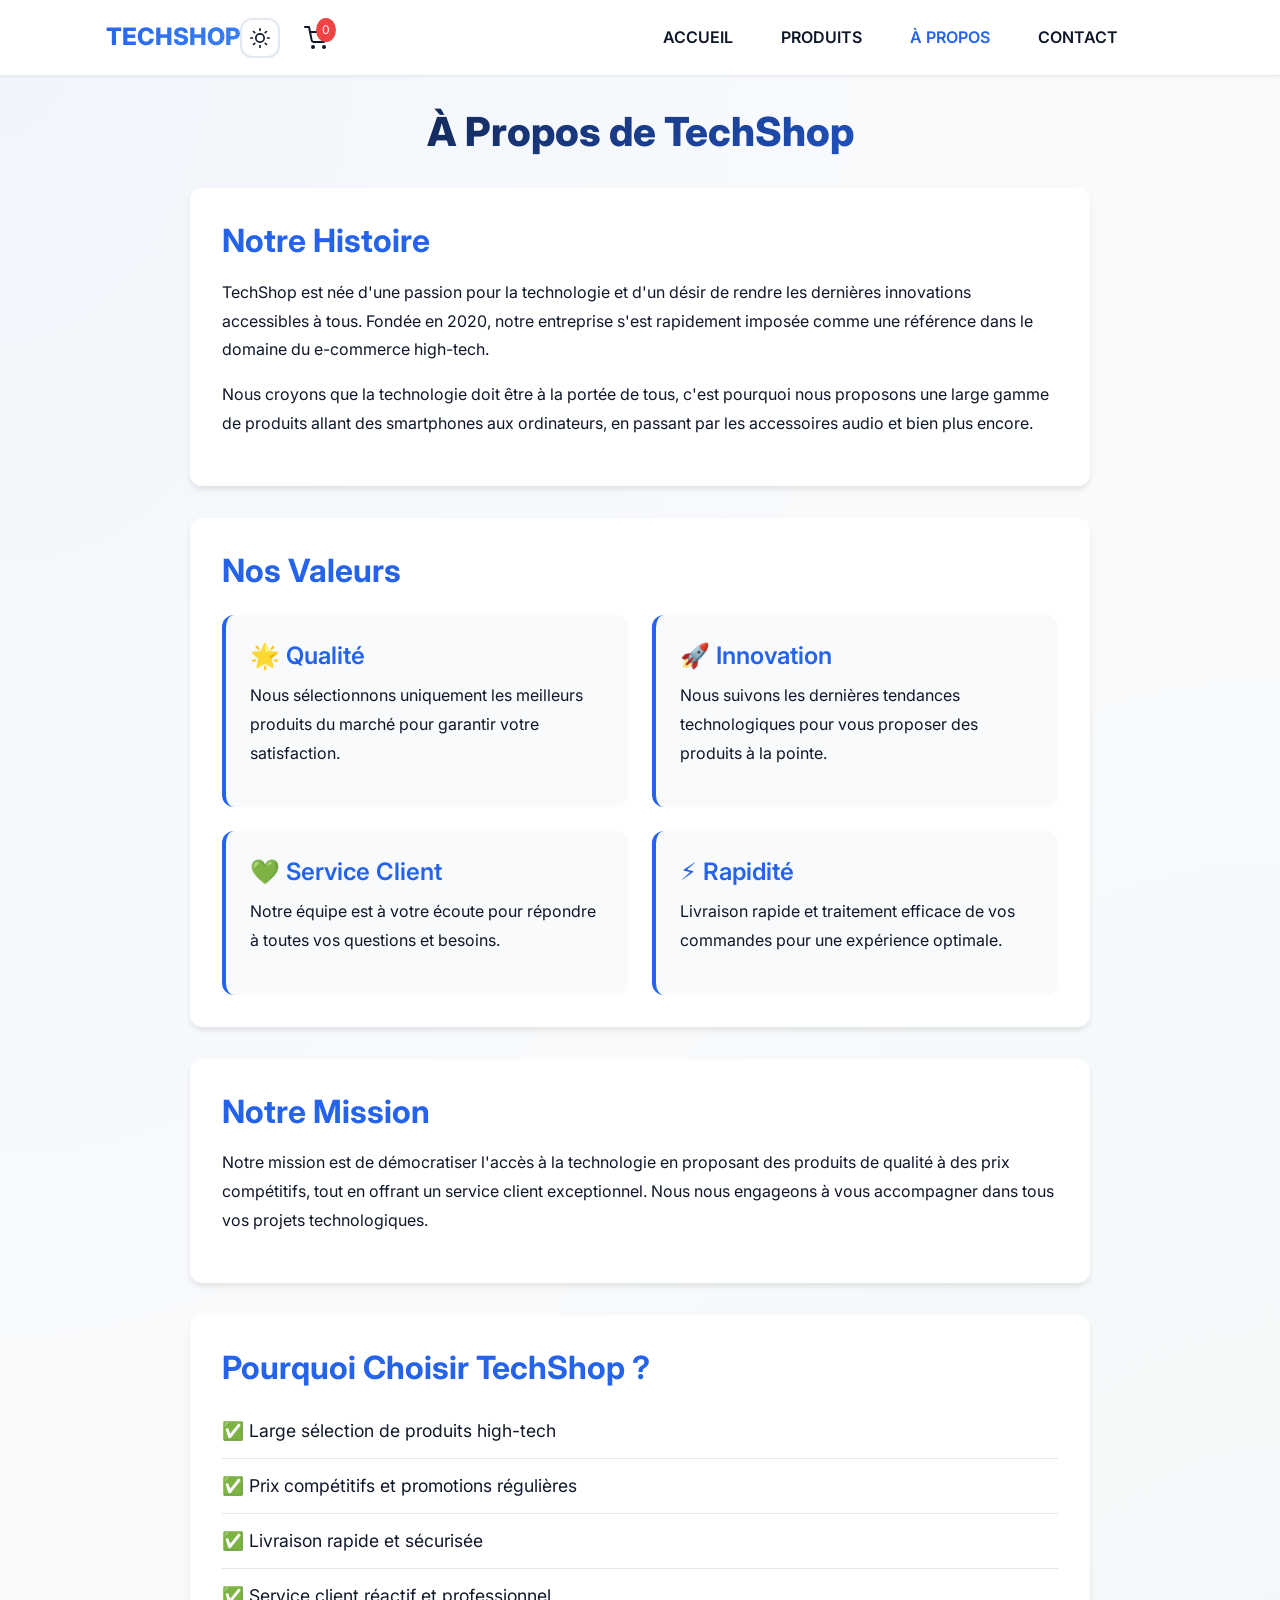
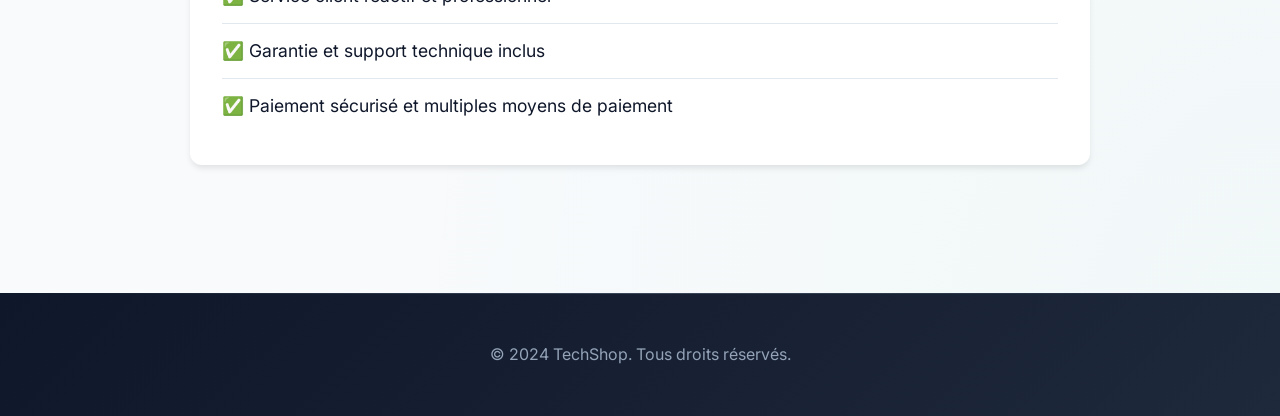
<file: html/apropos.html>
<!DOCTYPE html>
<html lang="fr">
<head>
    <meta charset="UTF-8">
    <meta name="viewport" content="width=device-width, initial-scale=1.0">
    <meta name="description" content="Découvrez TechShop - Notre mission, nos valeurs et pourquoi choisir notre boutique high-tech. Service client exceptionnel et produits de qualité.">
    <meta name="keywords" content="à propos techshop, notre histoire, mission, valeurs">
    <title>À Propos - TechShop | Notre Histoire</title>
    <link rel="stylesheet" href="/css/style.css">
    <link href="https://fonts.googleapis.com/css2?family=Inter:wght@400;600;800&display=swap" rel="stylesheet">
</head>
<body>
    <header>
        <div class="header-container">
            <a href="/html/index.html" class="logo">TECHSHOP</a>
            <div style="display: flex; align-items: center; gap: 1rem;">
                <button class="dark-mode-toggle" id="darkModeToggle" aria-label="Mode sombre">
                    <svg xmlns="http://www.w3.org/2000/svg" viewBox="0 0 24 24" fill="none" stroke="currentColor" stroke-width="2" stroke-linecap="round" stroke-linejoin="round" class="dark-icon">
                        <circle cx="12" cy="12" r="5"></circle>
                        <line x1="12" y1="1" x2="12" y2="3"></line>
                        <line x1="12" y1="21" x2="12" y2="23"></line>
                        <line x1="4.22" y1="4.22" x2="5.64" y2="5.64"></line>
                        <line x1="18.36" y1="18.36" x2="19.78" y2="19.78"></line>
                        <line x1="1" y1="12" x2="3" y2="12"></line>
                        <line x1="21" y1="12" x2="23" y2="12"></line>
                        <line x1="4.22" y1="19.78" x2="5.64" y2="18.36"></line>
                        <line x1="18.36" y1="5.64" x2="19.78" y2="4.22"></line>
                    </svg>
                    <svg xmlns="http://www.w3.org/2000/svg" viewBox="0 0 24 24" fill="none" stroke="currentColor" stroke-width="2" stroke-linecap="round" stroke-linejoin="round" class="light-icon" style="display: none;">
                        <path d="M21 12.79A9 9 0 1 1 11.21 3 7 7 0 0 0 21 12.79z"></path>
                    </svg>
                </button>
                <a href="#" class="cart-icon" id="cartIcon">
                    <svg xmlns="http://www.w3.org/2000/svg" viewBox="0 0 24 24" fill="none" stroke="currentColor" stroke-width="2" stroke-linecap="round" stroke-linejoin="round">
                        <circle cx="9" cy="21" r="1"></circle>
                        <circle cx="20" cy="21" r="1"></circle>
                        <path d="M1 1h4l2.68 13.39a2 2 0 0 0 2 1.61h9.72a2 2 0 0 0 2-1.61L23 6H6"></path>
                    </svg>
                    <span class="cart-count">0</span>
                </a>
                <div class="mobile-toggle">☰</div>
            </div>
            <nav class="main-nav">
                <a href="/html/index.html">ACCUEIL</a>
                <a href="/html/produits.html">PRODUITS</a>
                <a href="/html/apropos.html" style="color: var(--primary);">À PROPOS</a>
                <a href="/html/contact.html">CONTACT</a>
            </nav>
        </div>
    </header>

    <main class="container">
        <h1 style="text-align: center; margin-bottom: 2rem;">À Propos de TechShop</h1>
        
        <section class="about-section">
            <div class="about-content">
                <h2>Notre Histoire</h2>
                <p>
                    TechShop est née d'une passion pour la technologie et d'un désir de rendre les dernières innovations accessibles à tous. 
                    Fondée en 2020, notre entreprise s'est rapidement imposée comme une référence dans le domaine du e-commerce high-tech.
                </p>
                <p>
                    Nous croyons que la technologie doit être à la portée de tous, c'est pourquoi nous proposons une large gamme de produits 
                    allant des smartphones aux ordinateurs, en passant par les accessoires audio et bien plus encore.
                </p>
            </div>

            <div class="about-content">
                <h2>Nos Valeurs</h2>
                <div class="values-grid">
                    <div class="value-card">
                        <h3>🌟 Qualité</h3>
                        <p>Nous sélectionnons uniquement les meilleurs produits du marché pour garantir votre satisfaction.</p>
                    </div>
                    <div class="value-card">
                        <h3>🚀 Innovation</h3>
                        <p>Nous suivons les dernières tendances technologiques pour vous proposer des produits à la pointe.</p>
                    </div>
                    <div class="value-card">
                        <h3>💚 Service Client</h3>
                        <p>Notre équipe est à votre écoute pour répondre à toutes vos questions et besoins.</p>
                    </div>
                    <div class="value-card">
                        <h3>⚡ Rapidité</h3>
                        <p>Livraison rapide et traitement efficace de vos commandes pour une expérience optimale.</p>
                    </div>
                </div>
            </div>

            <div class="about-content">
                <h2>Notre Mission</h2>
                <p>
                    Notre mission est de démocratiser l'accès à la technologie en proposant des produits de qualité à des prix compétitifs, 
                    tout en offrant un service client exceptionnel. Nous nous engageons à vous accompagner dans tous vos projets technologiques.
                </p>
            </div>

            <div class="about-content">
                <h2>Pourquoi Choisir TechShop ?</h2>
                <ul class="features-list">
                    <li>✅ Large sélection de produits high-tech</li>
                    <li>✅ Prix compétitifs et promotions régulières</li>
                    <li>✅ Livraison rapide et sécurisée</li>
                    <li>✅ Service client réactif et professionnel</li>
                    <li>✅ Garantie et support technique inclus</li>
                    <li>✅ Paiement sécurisé et multiples moyens de paiement</li>
                </ul>
            </div>
        </section>
    </main>

    <footer>
        <p>© 2024 TechShop. Tous droits réservés.</p>
    </footer>
    
    <!-- Panneau Panier (Sidebar) -->
    <div id="cartSidebar" class="cart-sidebar">
        <div class="cart-sidebar-header">
            <h2>Mon Panier</h2>
            <button class="cart-close" id="cartClose" aria-label="Fermer le panier">×</button>
        </div>
        <div class="cart-sidebar-content" id="cartContent">
            <!-- Le contenu sera généré par JavaScript -->
        </div>
        <div class="cart-sidebar-footer">
            <div class="cart-total">
                <strong>Total: <span id="cartTotal">0 €</span></strong>
            </div>
            <button class="btn-cta" id="cartCheckout" style="width: 100%; margin-top: 1rem;">Valider la commande</button>
            <button class="cart-clear" id="cartClear">Vider le panier</button>
        </div>
    </div>
    <div class="cart-overlay" id="cartOverlay"></div>

    <!-- Bouton retour en haut -->
    <button id="scrollToTop" class="scroll-to-top" aria-label="Retour en haut">
        <svg xmlns="http://www.w3.org/2000/svg" viewBox="0 0 24 24" fill="none" stroke="currentColor" stroke-width="2" stroke-linecap="round" stroke-linejoin="round">
            <path d="M18 15l-6-6-6 6"/>
        </svg>
    </button>
    
    <script src="/js/script.js"></script>
</body>
</html>
</file>
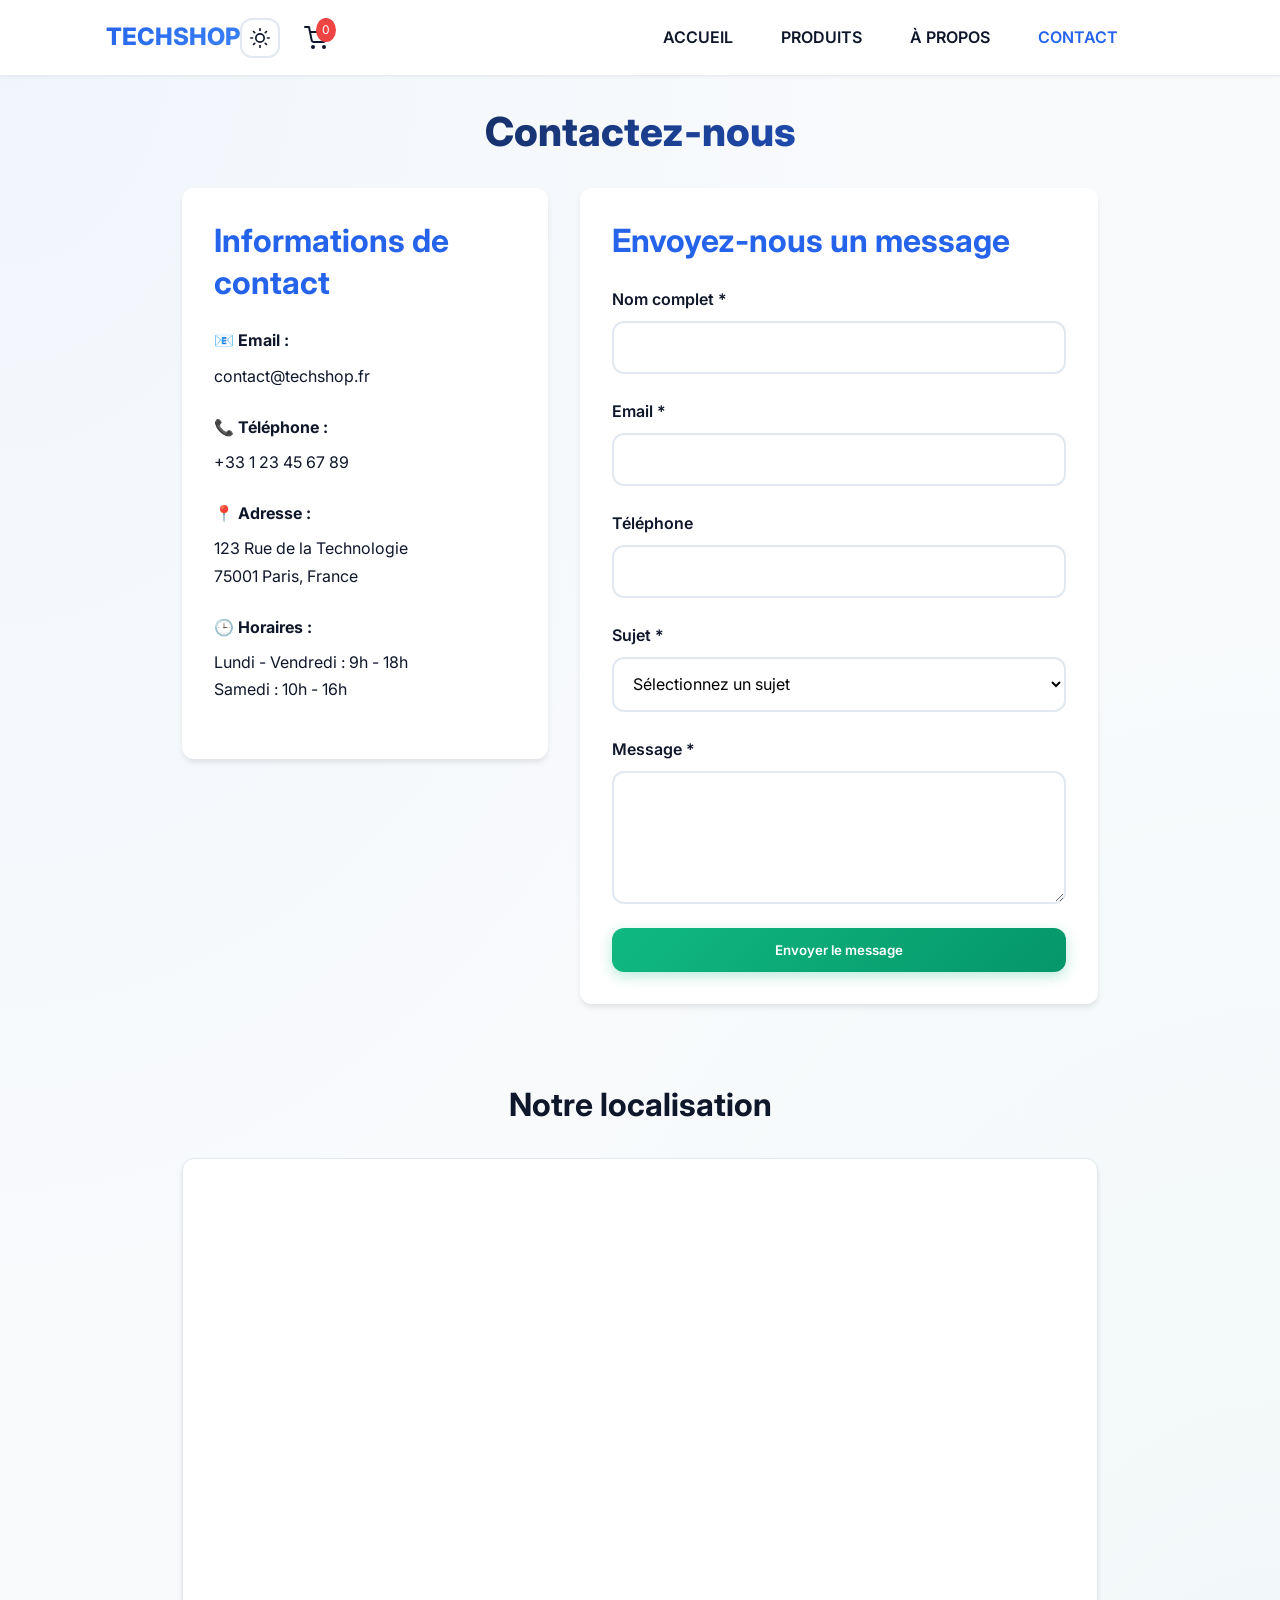
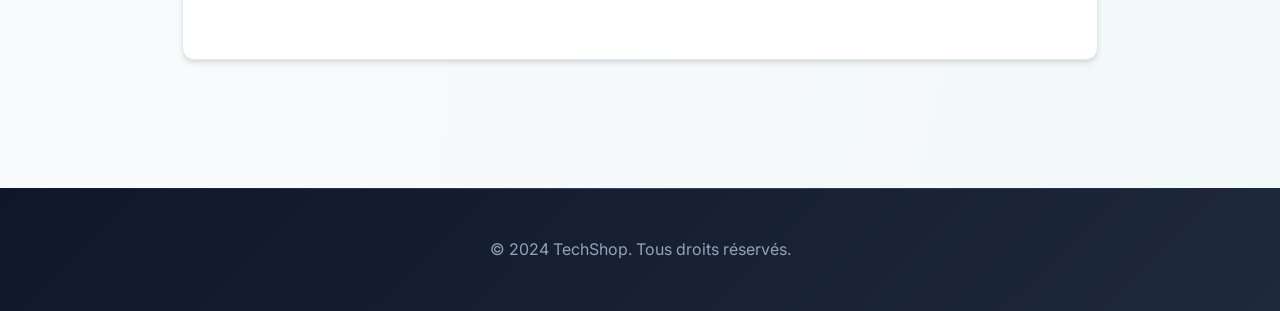
<file: html/contact.html>
<!DOCTYPE html>
<html lang="fr">
<head>
    <meta charset="UTF-8">
    <meta name="viewport" content="width=device-width, initial-scale=1.0">
    <meta name="description" content="Contactez TechShop - Notre équipe est à votre disposition pour répondre à vos questions. Formulaire de contact et informations de localisation.">
    <meta name="keywords" content="contact techshop, support client, service client, localisation">
    <title>Contact - TechShop | Nous Contacter</title>
    <link rel="stylesheet" href="/css/style.css">
    <link href="https://fonts.googleapis.com/css2?family=Inter:wght@400;600;800&display=swap" rel="stylesheet">
</head>
<body>
    <header>
        <div class="header-container">
            <a href="/html/index.html" class="logo">TECHSHOP</a>
            <div style="display: flex; align-items: center; gap: 1rem;">
                <button class="dark-mode-toggle" id="darkModeToggle" aria-label="Mode sombre">
                    <svg xmlns="http://www.w3.org/2000/svg" viewBox="0 0 24 24" fill="none" stroke="currentColor" stroke-width="2" stroke-linecap="round" stroke-linejoin="round" class="dark-icon">
                        <circle cx="12" cy="12" r="5"></circle>
                        <line x1="12" y1="1" x2="12" y2="3"></line>
                        <line x1="12" y1="21" x2="12" y2="23"></line>
                        <line x1="4.22" y1="4.22" x2="5.64" y2="5.64"></line>
                        <line x1="18.36" y1="18.36" x2="19.78" y2="19.78"></line>
                        <line x1="1" y1="12" x2="3" y2="12"></line>
                        <line x1="21" y1="12" x2="23" y2="12"></line>
                        <line x1="4.22" y1="19.78" x2="5.64" y2="18.36"></line>
                        <line x1="18.36" y1="5.64" x2="19.78" y2="4.22"></line>
                    </svg>
                    <svg xmlns="http://www.w3.org/2000/svg" viewBox="0 0 24 24" fill="none" stroke="currentColor" stroke-width="2" stroke-linecap="round" stroke-linejoin="round" class="light-icon" style="display: none;">
                        <path d="M21 12.79A9 9 0 1 1 11.21 3 7 7 0 0 0 21 12.79z"></path>
                    </svg>
                </button>
                <a href="#" class="cart-icon" id="cartIcon">
                    <svg xmlns="http://www.w3.org/2000/svg" viewBox="0 0 24 24" fill="none" stroke="currentColor" stroke-width="2" stroke-linecap="round" stroke-linejoin="round">
                        <circle cx="9" cy="21" r="1"></circle>
                        <circle cx="20" cy="21" r="1"></circle>
                        <path d="M1 1h4l2.68 13.39a2 2 0 0 0 2 1.61h9.72a2 2 0 0 0 2-1.61L23 6H6"></path>
                    </svg>
                    <span class="cart-count">0</span>
                </a>
                <div class="mobile-toggle">☰</div>
            </div>
            <nav class="main-nav">
                <a href="/html/index.html">ACCUEIL</a>
                <a href="/html/produits.html">PRODUITS</a>
                <a href="/html/apropos.html">À PROPOS</a>
                <a href="/html/contact.html" style="color: var(--primary);">CONTACT</a>
            </nav>
        </div>
    </header>

    <main class="container">
        <h1 style="text-align: center; margin-bottom: 2rem;">Contactez-nous</h1>
        
        <div class="contact-container">
            <section class="contact-info">
                <h2>Informations de contact</h2>
                <div class="info-item">
                    <strong>📧 Email :</strong>
                    <p>contact@techshop.fr</p>
                </div>
                <div class="info-item">
                    <strong>📞 Téléphone :</strong>
                    <p>+33 1 23 45 67 89</p>
                </div>
                <div class="info-item">
                    <strong>📍 Adresse :</strong>
                    <p>123 Rue de la Technologie<br>75001 Paris, France</p>
                </div>
                <div class="info-item">
                    <strong>🕒 Horaires :</strong>
                    <p>Lundi - Vendredi : 9h - 18h<br>Samedi : 10h - 16h</p>
                </div>
            </section>

            <section class="contact-form-section">
                <h2>Envoyez-nous un message</h2>
                <form id="contactForm" class="contact-form">
                    <div class="form-group">
                        <label for="name">Nom complet *</label>
                        <input type="text" id="name" name="name" required>
                        <span class="error-message" id="nameError"></span>
                    </div>
                    
                    <div class="form-group">
                        <label for="email">Email *</label>
                        <input type="email" id="email" name="email" required>
                        <span class="error-message" id="emailError"></span>
                    </div>
                    
                    <div class="form-group">
                        <label for="phone">Téléphone</label>
                        <input type="tel" id="phone" name="phone">
                        <span class="error-message" id="phoneError"></span>
                    </div>
                    
                    <div class="form-group">
                        <label for="subject">Sujet *</label>
                        <select id="subject" name="subject" required>
                            <option value="">Sélectionnez un sujet</option>
                            <option value="question">Question produit</option>
                            <option value="commande">Suivi de commande</option>
                            <option value="retour">Retour produit</option>
                            <option value="autre">Autre</option>
                        </select>
                        <span class="error-message" id="subjectError"></span>
                    </div>
                    
                    <div class="form-group">
                        <label for="message">Message *</label>
                        <textarea id="message" name="message" rows="5" required></textarea>
                        <span class="error-message" id="messageError"></span>
                    </div>
                    
                    <button type="submit" class="btn-cta" style="width: 100%;">Envoyer le message</button>
                    <div id="contactMessage" class="form-message"></div>
                </form>
            </section>
        </div>

        <!-- Section Carte Google Maps -->
        <section class="map-section">
            <h2 style="text-align: center; margin-bottom: 2rem;">Notre localisation</h2>
            <div class="map-container">
                <iframe 
                    src="https://www.google.com/maps/embed?pb=!1m18!1m12!1m3!1d2624.6270600753634!2d2.3412!3d48.8606!2m3!1f0!2f0!3f0!3m2!1i1024!2i768!4f13.1!3m3!1m2!1s0x47e66e1f06e2b70f%3A0x40b82c3688c9460!2s1er%20Arrondissement%2C%2075001%20Paris!5e0!3m2!1sfr!2sfr!4v1700000000000!5m2!1sfr!2sfr" 
                    width="100%" 
                    height="450" 
                    style="border:0;" 
                    allowfullscreen="" 
                    loading="lazy" 
                    referrerpolicy="no-referrer-when-downgrade"
                    title="Localisation TechShop - 123 Rue de la Technologie, 75001 Paris">
                </iframe>
            </div>
        </section>
    </main>

    <footer>
        <p>© 2024 TechShop. Tous droits réservés.</p>
    </footer>
    
    <!-- Panneau Panier (Sidebar) -->
    <div id="cartSidebar" class="cart-sidebar">
        <div class="cart-sidebar-header">
            <h2>Mon Panier</h2>
            <button class="cart-close" id="cartClose" aria-label="Fermer le panier">×</button>
        </div>
        <div class="cart-sidebar-content" id="cartContent">
            <!-- Le contenu sera généré par JavaScript -->
        </div>
        <div class="cart-sidebar-footer">
            <div class="cart-total">
                <strong>Total: <span id="cartTotal">0 €</span></strong>
            </div>
            <button class="btn-cta" id="cartCheckout" style="width: 100%; margin-top: 1rem;">Valider la commande</button>
            <button class="cart-clear" id="cartClear">Vider le panier</button>
        </div>
    </div>
    <div class="cart-overlay" id="cartOverlay"></div>

    <!-- Bouton retour en haut -->
    <button id="scrollToTop" class="scroll-to-top" aria-label="Retour en haut">
        <svg xmlns="http://www.w3.org/2000/svg" viewBox="0 0 24 24" fill="none" stroke="currentColor" stroke-width="2" stroke-linecap="round" stroke-linejoin="round">
            <path d="M18 15l-6-6-6 6"/>
        </svg>
    </button>
    
    <script src="/js/script.js"></script>
</body>
</html>
</file>
<file: css/style.css>
/* =========================================
   1. VARIABLES & RESET (Base pour tous)
   ========================================= */
:root {
    --primary: #2563EB;       /* Bleu TechShop */
    --primary-dark: #1e40af;
    --primary-light: #3b82f6;
    --secondary: #0F172A;     /* Bleu Nuit (Textes) */
    --accent: #10B981;        /* Vert (Action) */
    --accent-hover: #059669;
    --bg-light: #F8FAFC;      /* Fond Gris très clair */
    --bg-gradient: linear-gradient(135deg, #667eea 0%, #764ba2 100%);
    --white: #FFFFFF;
    --danger: #EF4444;        /* Rouge Promo/Erreur */
    --radius: 12px;
    --radius-lg: 16px;
    --shadow: 0 4px 6px -1px rgba(0, 0, 0, 0.1);
    --shadow-md: 0 10px 15px -3px rgba(0, 0, 0, 0.1), 0 4px 6px -2px rgba(0, 0, 0, 0.05);
    --shadow-lg: 0 20px 25px -5px rgba(0, 0, 0, 0.1), 0 10px 10px -5px rgba(0, 0, 0, 0.04);
    --shadow-xl: 0 25px 50px -12px rgba(0, 0, 0, 0.25);
}

* { margin: 0; padding: 0; box-sizing: border-box; }

body {
    font-family: 'Inter', system-ui, sans-serif;
    background-color: var(--bg-light);
    background-image: 
        radial-gradient(at 0% 0%, rgba(37, 99, 235, 0.03) 0px, transparent 50%),
        radial-gradient(at 100% 100%, rgba(16, 185, 129, 0.03) 0px, transparent 50%);
    color: var(--secondary);
    line-height: 1.7;
    display: flex;
    flex-direction: column;
    min-height: 100vh;
    scroll-behavior: smooth;
}

img { max-width: 100%; height: auto; display: block; }
a { text-decoration: none; color: inherit; transition: 0.3s; }
ul { list-style: none; }
main { flex: 1; }

/* --- TYPOGRAPHIE --- */
h1 {
    font-size: 2.5rem;
    font-weight: 800;
    line-height: 1.2;
    margin-bottom: 1.5rem;
    background: linear-gradient(135deg, var(--secondary) 0%, var(--primary) 100%);
    -webkit-background-clip: text;
    -webkit-text-fill-color: transparent;
    background-clip: text;
}

h2 {
    font-size: 2rem;
    font-weight: 700;
    line-height: 1.3;
    margin-bottom: 1rem;
    color: var(--secondary);
}

h3 {
    font-size: 1.5rem;
    font-weight: 600;
    line-height: 1.4;
    margin-bottom: 0.75rem;
    color: var(--secondary);
}

@media (max-width: 768px) {
    h1 { font-size: 2rem; }
    h2 { font-size: 1.75rem; }
    h3 { font-size: 1.25rem; }
}

/* =========================================
   2. VERSION MOBILE (Par défaut)
   ========================================= */

/* --- HEADER --- */
header {
    background: rgba(255, 255, 255, 0.95);
    backdrop-filter: blur(10px);
    border-bottom: 1px solid rgba(226, 232, 240, 0.8);
    position: sticky;
    top: 0;
    z-index: 1000;
    box-shadow: 0 1px 3px 0 rgba(0, 0, 0, 0.05);
}

.header-container {
    padding: 1rem;
    display: flex;
    justify-content: space-between;
    align-items: center;
    position: relative;
}

.logo { 
    font-size: 1.5rem; 
    font-weight: 800; 
    color: var(--primary);
    background: linear-gradient(135deg, var(--primary) 0%, var(--primary-light) 100%);
    -webkit-background-clip: text;
    -webkit-text-fill-color: transparent;
    background-clip: text;
    transition: transform 0.3s ease;
}
.logo:hover {
    transform: scale(1.05);
}

/* Menu Mobile (Caché par défaut) */
.main-nav {
    display: none;
    position: absolute;
    top: 100%;
    left: 0; 
    right: 0;
    background: var(--white);
    flex-direction: column;
    padding: 1rem;
    box-shadow: 0 10px 15px -3px rgba(0, 0, 0, 0.1);
    border-top: 1px solid #eee;
}

.main-nav.open { display: flex; } /* Activé par JS */

.main-nav a {
    padding: 1rem 0;
    border-bottom: 1px solid #f1f5f9;
    font-weight: 600;
}

.mobile-toggle { font-size: 1.8rem; cursor: pointer; }

/* --- HERO & SECTIONS --- */
.hero {
    background: linear-gradient(135deg, var(--primary) 0%, var(--primary-dark) 50%, #1e3a8a 100%);
    color: var(--white);
    padding: 0;
    text-align: center;
    position: relative;
    overflow: hidden;
}

.hero::before {
    content: '';
    position: absolute;
    top: 0;
    left: 0;
    right: 0;
    bottom: 0;
    background: 
        radial-gradient(circle at 20% 50%, rgba(255, 255, 255, 0.1) 0%, transparent 50%),
        radial-gradient(circle at 80% 80%, rgba(255, 255, 255, 0.1) 0%, transparent 50%);
    pointer-events: none;
}

.hero h1 { font-size: 2rem; margin-bottom: 1rem; line-height: 1.2; }
.hero p { margin-bottom: 2rem; color: #e0e7ff; }

.btn-cta {
    background: linear-gradient(135deg, var(--accent) 0%, var(--accent-hover) 100%);
    color: white;
    padding: 0.9rem 2rem;
    border-radius: var(--radius);
    font-weight: 600;
    display: inline-block;
    box-shadow: 0 4px 14px 0 rgba(16, 185, 129, 0.3);
    transition: all 0.3s cubic-bezier(0.4, 0, 0.2, 1);
    position: relative;
    overflow: hidden;
}

.btn-cta::before {
    content: '';
    position: absolute;
    top: 0;
    left: -100%;
    width: 100%;
    height: 100%;
    background: linear-gradient(90deg, transparent, rgba(255, 255, 255, 0.2), transparent);
    transition: left 0.5s;
}

.btn-cta:hover::before {
    left: 100%;
}

/* --- GRILLES & CARTES --- */
.container { padding: 2rem 1rem; max-width: 100%; }

.grid-responsive {
    display: grid;
    grid-template-columns: 1fr; /* 1 colonne sur mobile */
    gap: 1.5rem;
}

.card {
    background: var(--white);
    border-radius: var(--radius-lg);
    box-shadow: var(--shadow-md);
    overflow: hidden;
    border: 1px solid rgba(226, 232, 240, 0.8);
    display: flex;
    flex-direction: column;
    transition: all 0.4s cubic-bezier(0.4, 0, 0.2, 1);
    position: relative;
    backdrop-filter: blur(10px);
}

.card-img {
    height: 220px;
    background: linear-gradient(135deg, #f1f5f9 0%, #e2e8f0 50%, #cbd5e1 100%);
    display: flex;
    align-items: center;
    justify-content: center;
    overflow: hidden;
    position: relative;
    transition: height 0.4s ease;
}

.card-img::before {
    content: '';
    position: absolute;
    top: 0;
    left: 0;
    right: 0;
    bottom: 0;
    background: linear-gradient(180deg, rgba(0, 0, 0, 0) 0%, rgba(0, 0, 0, 0.05) 100%);
    z-index: 1;
    opacity: 0;
    transition: opacity 0.3s ease;
}

.card:hover .card-img::before {
    opacity: 1;
}

.card-img img {
    width: 100%;
    height: 100%;
    object-fit: cover;
    transition: transform 0.5s ease, filter 0.3s ease;
}

.card-body { 
    padding: 1.75rem; 
    flex-grow: 1; 
    display: flex; 
    flex-direction: column; 
    background: var(--white);
    transition: all 0.4s ease;
    gap: 0.75rem;
}

.card:hover .card-body {
    background: linear-gradient(to bottom, #ffffff 0%, #f8fafc 100%);
}
.price { 
    color: var(--primary); 
    font-size: 1.6rem; 
    font-weight: 800; 
    margin: 0.5rem 0;
    background: linear-gradient(135deg, var(--primary) 0%, var(--primary-light) 100%);
    -webkit-background-clip: text;
    -webkit-text-fill-color: transparent;
    background-clip: text;
}
.badge { background: var(--danger); color: white; padding: 2px 8px; border-radius: 4px; font-size: 0.8rem; width: fit-content;}

/* --- RECHERCHE --- */
.search-section {
    margin-bottom: 2rem;
    max-width: 600px;
    margin-left: auto;
    margin-right: auto;
}

.search-input {
    width: 100%;
    padding: 1rem 1.5rem;
    border: 2px solid #e2e8f0;
    border-radius: var(--radius-lg);
    font-size: 1rem;
    font-family: inherit;
    transition: all 0.3s cubic-bezier(0.4, 0, 0.2, 1);
    background: var(--white);
    box-shadow: var(--shadow);
}

.search-input:focus {
    outline: none;
    border-color: var(--primary);
    box-shadow: 0 0 0 3px rgba(37, 99, 235, 0.1), var(--shadow-md);
    transform: translateY(-2px);
}

.search-input:hover {
    border-color: #cbd5e1;
}

/* --- TRI --- */
.sort-section {
    display: flex;
    align-items: center;
    gap: 1rem;
    justify-content: center;
    margin-bottom: 2rem;
    flex-wrap: wrap;
}

.sort-label {
    font-weight: 600;
    color: var(--secondary);
}

.sort-select {
    padding: 0.7rem 1.5rem;
    border: 2px solid #e2e8f0;
    border-radius: var(--radius);
    background: var(--white);
    color: var(--secondary);
    font-family: inherit;
    font-weight: 600;
    cursor: pointer;
    transition: all 0.3s cubic-bezier(0.4, 0, 0.2, 1);
}

.sort-select:hover {
    border-color: var(--primary);
    box-shadow: 0 2px 8px rgba(37, 99, 235, 0.15);
}

.sort-select:focus {
    outline: none;
    border-color: var(--primary);
    box-shadow: 0 0 0 3px rgba(37, 99, 235, 0.1);
}

/* --- FILTRES --- */
.filter-section {
    display: flex;
    flex-wrap: wrap;
    gap: 0.5rem;
    justify-content: center;
    margin-bottom: 2rem;
}

.filter-btn {
    padding: 0.7rem 1.5rem;
    border: 2px solid var(--primary);
    background: var(--white);
    color: var(--primary);
    border-radius: var(--radius-lg);
    font-weight: 600;
    cursor: pointer;
    transition: all 0.3s cubic-bezier(0.4, 0, 0.2, 1);
    position: relative;
    overflow: hidden;
}

.filter-btn::before {
    content: '';
    position: absolute;
    top: 50%;
    left: 50%;
    width: 0;
    height: 0;
    border-radius: 50%;
    background: rgba(37, 99, 235, 0.1);
    transform: translate(-50%, -50%);
    transition: width 0.6s, height 0.6s;
}

.filter-btn:hover::before {
    width: 300px;
    height: 300px;
}

.filter-btn:hover {
    background: #eff6ff;
    transform: translateY(-2px);
    box-shadow: 0 4px 12px rgba(37, 99, 235, 0.2);
}

.filter-btn.active {
    background: linear-gradient(135deg, var(--primary) 0%, var(--primary-light) 100%);
    color: var(--white);
    border-color: var(--primary);
    box-shadow: 0 4px 14px rgba(37, 99, 235, 0.3);
}

/* --- CART ICON --- */
.cart-icon {
    margin-right: 1rem;
    font-size: 1.5rem;
    position: relative;
    padding: 0.5rem;
    display: inline-flex;
    align-items: center;
    gap: 0.5rem;
}

.cart-icon svg {
    width: 24px;
    height: 24px;
    stroke: currentColor;
    fill: none;
}

/* --- MODE SOMBRE --- */
.dark-mode-toggle {
    background: none;
    border: 2px solid #e2e8f0;
    border-radius: var(--radius);
    width: 40px;
    height: 40px;
    display: flex;
    align-items: center;
    justify-content: center;
    cursor: pointer;
    transition: all 0.3s cubic-bezier(0.4, 0, 0.2, 1);
    color: var(--secondary);
}

.dark-mode-toggle:hover {
    background: #f1f5f9;
    border-color: var(--primary);
    transform: rotate(20deg) scale(1.1);
}

.dark-mode-toggle svg {
    width: 20px;
    height: 20px;
    stroke: currentColor;
}

/* Variables pour le mode sombre */
[data-theme="dark"] {
    --bg-light: #0f172a;
    --white: #1e293b;
    --secondary: #f1f5f9;
    --primary-dark: #3b82f6;
}

[data-theme="dark"] body {
    background-color: #0f172a;
    background-image: 
        radial-gradient(at 0% 0%, rgba(37, 99, 235, 0.1) 0px, transparent 50%),
        radial-gradient(at 100% 100%, rgba(16, 185, 129, 0.1) 0px, transparent 50%);
    color: #f1f5f9;
}

[data-theme="dark"] header {
    background: rgba(30, 41, 59, 0.95);
    border-bottom: 1px solid rgba(226, 232, 240, 0.1);
}

[data-theme="dark"] .card,
[data-theme="dark"] .contact-info,
[data-theme="dark"] .contact-form-section,
[data-theme="dark"] .checkout-summary,
[data-theme="dark"] .checkout-form-section,
[data-theme="dark"] .newsletter-section {
    background: #1e293b;
    border-color: rgba(226, 232, 240, 0.1);
}

[data-theme="dark"] .cart-sidebar {
    background: rgba(30, 41, 59, 0.98);
    border-left: 1px solid rgba(226, 232, 240, 0.1);
}

[data-theme="dark"] .form-group input,
[data-theme="dark"] .form-group select,
[data-theme="dark"] .form-group textarea,
[data-theme="dark"] .search-input,
[data-theme="dark"] .sort-select {
    background: #334155;
    border-color: rgba(226, 232, 240, 0.2);
    color: #f1f5f9;
}

[data-theme="dark"] .filter-btn {
    background: #334155;
    border-color: rgba(226, 232, 240, 0.2);
    color: #f1f5f9;
}

[data-theme="dark"] .filter-btn:hover {
    background: #475569;
}

[data-theme="dark"] .dark-mode-toggle {
    border-color: rgba(226, 232, 240, 0.3);
}

[data-theme="dark"] .dark-mode-toggle .dark-icon {
    display: none;
}

[data-theme="dark"] .dark-mode-toggle .light-icon {
    display: block !important;
}

.dark-mode-toggle .light-icon {
    display: none;
}

/* --- WISHLIST --- */
.wishlist-btn {
    background: none;
    border: none;
    font-size: 1.5rem;
    cursor: pointer;
    padding: 0.5rem;
    transition: all 0.3s ease;
    line-height: 1;
}

.wishlist-btn:hover {
    transform: scale(1.2);
}

.wishlist-btn.active {
    animation: heartBeat 0.5s;
}

@keyframes heartBeat {
    0%, 100% { transform: scale(1); }
    25% { transform: scale(1.3); }
    50% { transform: scale(1.1); }
}

/* --- RATING --- */
.rating {
    display: flex;
    gap: 0.25rem;
    margin-bottom: 0.5rem;
}

.star {
    font-size: 1.2rem;
    cursor: pointer;
    transition: all 0.2s ease;
    filter: grayscale(1);
    opacity: 0.5;
}

.star:hover,
.star.active {
    filter: grayscale(0);
    opacity: 1;
    transform: scale(1.2);
}

/* --- COMPARE --- */
.compare-btn {
    transition: all 0.3s ease;
}

.compare-btn:hover {
    background: var(--primary) !important;
    transform: scale(1.05);
}

.compare-btn.active {
    background: var(--primary) !important;
    color: white;
}

/* --- COUPONS --- */
.coupon-section {
    background: linear-gradient(135deg, #fef3c7 0%, #fde68a 100%);
    padding: 1.5rem;
    border-radius: var(--radius-lg);
    margin: 2rem 0;
    border: 2px dashed var(--accent);
}

.coupon-input-group {
    display: flex;
    gap: 0.5rem;
    margin-top: 1rem;
}

.coupon-input {
    flex: 1;
    padding: 0.8rem;
    border: 2px solid #e2e8f0;
    border-radius: var(--radius);
    font-family: inherit;
}

.coupon-btn {
    padding: 0.8rem 1.5rem;
    background: var(--accent);
    color: white;
    border: none;
    border-radius: var(--radius);
    font-weight: 600;
    cursor: pointer;
    transition: all 0.3s;
}

.coupon-btn:hover {
    background: var(--accent-hover);
    transform: translateY(-2px);
}

.cart-count {
    background: var(--danger);
    color: white;
    border-radius: 50%;
    padding: 2px 6px;
    font-size: 0.75rem;
    position: absolute;
    top: 0;
    right: 0;
    min-width: 18px;
    text-align: center;
}

/* --- HERO SLIDER --- */
.hero-slider {
    position: relative;
    overflow: hidden;
    min-height: 400px;
}

.slide {
    display: none;
    padding: 3rem 1rem;
    min-height: 400px;
    background-size: cover;
    background-position: center;
    background-repeat: no-repeat;
    position: relative;
}

.slide.active {
    display: block;
    animation: fadeIn 0.5s;
}

.slide-overlay {
    position: absolute;
    top: 0;
    left: 0;
    right: 0;
    bottom: 0;
    background: linear-gradient(135deg, rgba(37, 99, 235, 0.88) 0%, rgba(30, 64, 175, 0.88) 100%);
    z-index: 1;
    backdrop-filter: blur(1px);
}

@keyframes fadeIn {
    from { opacity: 0; }
    to { opacity: 1; }
}

.hero-content {
    max-width: 1100px;
    margin: 0 auto;
    display: flex;
    align-items: center;
    justify-content: center;
    min-height: 400px;
    position: relative;
    z-index: 2;
}

.hero-text {
    text-align: center;
}

.hero-text h1 {
    font-size: 2rem;
    margin-bottom: 1rem;
    line-height: 1.2;
    text-shadow: 0 2px 10px rgba(0, 0, 0, 0.2);
    animation: fadeInUp 0.8s ease;
}

@keyframes fadeInUp {
    from {
        opacity: 0;
        transform: translateY(30px);
    }
    to {
        opacity: 1;
        transform: translateY(0);
    }
}

.hero-text p {
    margin-bottom: 2rem;
    color: #e0e7ff;
    font-size: 1.1rem;
}

.slider-btn {
    position: absolute;
    top: 50%;
    transform: translateY(-50%);
    background: rgba(255, 255, 255, 0.2);
    border: none;
    color: white;
    font-size: 2rem;
    width: 50px;
    height: 50px;
    border-radius: 50%;
    cursor: pointer;
    transition: all 0.3s;
    z-index: 3;
}

.slider-btn:hover {
    background: rgba(255, 255, 255, 0.3);
}

.slider-btn.prev {
    left: 1rem;
}

.slider-btn.next {
    right: 1rem;
}

.slider-dots {
    position: absolute;
    bottom: 1rem;
    left: 50%;
    transform: translateX(-50%);
    display: flex;
    gap: 0.5rem;
    z-index: 3;
}

.dot {
    width: 12px;
    height: 12px;
    border-radius: 50%;
    background: rgba(255, 255, 255, 0.5);
    cursor: pointer;
    transition: all 0.3s;
}

.dot.active {
    background: white;
    width: 24px;
    border-radius: 6px;
}

/* --- FORMULAIRES --- */
.contact-container {
    display: flex;
    flex-direction: column;
    gap: 2rem;
}

.contact-info, .contact-form-section {
    background: var(--white);
    padding: 2rem;
    border-radius: var(--radius);
    box-shadow: var(--shadow);
}

.contact-info h2, .contact-form-section h2 {
    margin-bottom: 1.5rem;
    color: var(--primary);
}

.info-item {
    margin-bottom: 1.5rem;
}

.info-item strong {
    display: block;
    margin-bottom: 0.5rem;
    color: var(--secondary);
}

.contact-form {
    display: flex;
    flex-direction: column;
    gap: 1.5rem;
}

.form-group {
    display: flex;
    flex-direction: column;
}

.form-group label {
    margin-bottom: 0.5rem;
    font-weight: 600;
    color: var(--secondary);
}

.form-group input,
.form-group select,
.form-group textarea {
    padding: 0.9rem;
    border: 2px solid #e2e8f0;
    border-radius: var(--radius);
    font-family: inherit;
    font-size: 1rem;
    transition: all 0.3s cubic-bezier(0.4, 0, 0.2, 1);
    background: var(--white);
}

.form-group input:hover,
.form-group select:hover,
.form-group textarea:hover {
    border-color: #cbd5e1;
}

.form-group input:focus,
.form-group select:focus,
.form-group textarea:focus {
    outline: none;
    border-color: var(--primary);
    box-shadow: 0 0 0 3px rgba(37, 99, 235, 0.1);
    transform: translateY(-1px);
}

.form-group input.error,
.form-group select.error,
.form-group textarea.error {
    border-color: var(--danger);
}

.error-message {
    color: var(--danger);
    font-size: 0.875rem;
    margin-top: 0.25rem;
    display: none;
}

.error-message.show {
    display: block;
}

.form-message {
    margin-top: 1rem;
    padding: 1rem;
    border-radius: var(--radius);
    display: none;
}

.form-message.success {
    display: block;
    background: #d1fae5;
    color: #065f46;
    border: 1px solid #10b981;
}

.form-message.error {
    display: block;
    background: #fee2e2;
    color: #991b1b;
    border: 1px solid #ef4444;
}

/* --- NEWSLETTER --- */
.newsletter-section {
    background: linear-gradient(135deg, var(--white) 0%, #f8fafc 100%);
    padding: 3.5rem 2rem;
    border-radius: var(--radius-lg);
    box-shadow: var(--shadow-lg);
    text-align: center;
    margin-top: 4rem;
    border: 1px solid rgba(226, 232, 240, 0.8);
    position: relative;
    overflow: hidden;
}

.newsletter-section::before {
    content: '';
    position: absolute;
    top: -50%;
    right: -50%;
    width: 200%;
    height: 200%;
    background: radial-gradient(circle, rgba(37, 99, 235, 0.05) 0%, transparent 70%);
    pointer-events: none;
}

.newsletter-section h2 {
    margin-bottom: 1rem;
    color: var(--primary);
}

.newsletter-section p {
    margin-bottom: 2rem;
    color: #64748b;
}

.newsletter-form {
    display: flex;
    flex-direction: column;
    gap: 1rem;
    max-width: 500px;
    margin: 0 auto;
}

.newsletter-form input {
    padding: 0.8rem;
    border: 2px solid #e2e8f0;
    border-radius: var(--radius);
    font-size: 1rem;
}

.newsletter-form input:focus {
    outline: none;
    border-color: var(--primary);
}

/* --- ABOUT PAGE --- */
.about-section {
    max-width: 900px;
    margin: 0 auto;
}

.about-content {
    background: var(--white);
    padding: 2rem;
    border-radius: var(--radius);
    box-shadow: var(--shadow);
    margin-bottom: 2rem;
}

.about-content h2 {
    color: var(--primary);
    margin-bottom: 1rem;
}

.about-content p {
    margin-bottom: 1rem;
    line-height: 1.8;
}

.values-grid {
    display: grid;
    grid-template-columns: 1fr;
    gap: 1.5rem;
    margin-top: 1.5rem;
}

.value-card {
    padding: 1.5rem;
    background: var(--bg-light);
    border-radius: var(--radius);
    border-left: 4px solid var(--primary);
}

.value-card h3 {
    margin-bottom: 0.5rem;
    color: var(--primary);
}

.features-list {
    list-style: none;
    padding: 0;
}

.features-list li {
    padding: 0.75rem 0;
    border-bottom: 1px solid #e2e8f0;
    font-size: 1.1rem;
}

.features-list li:last-child {
    border-bottom: none;
}

/* --- FEATURED SECTION --- */
.featured-section {
    margin-top: 3rem;
}

/* --- MAP SECTION --- */
.map-section {
    margin-top: 4rem;
    margin-bottom: 2rem;
}

.map-container {
    background: var(--white);
    border-radius: var(--radius);
    box-shadow: 0 4px 6px -1px rgba(0, 0, 0, 0.1), 0 2px 4px -1px rgba(0, 0, 0, 0.06);
    overflow: hidden;
    border: 1px solid #e2e8f0;
}

.map-container iframe {
    display: block;
    width: 100%;
    border-radius: var(--radius);
}

/* --- CARD HIDDEN STATE --- */
.card.hidden {
    display: none;
}

/* --- BUTTON TRANSITIONS --- */
.btn-cta {
    border: none;
    cursor: pointer;
    font-family: inherit;
    text-decoration: none;
}

.btn-cta:active {
    transform: translateY(0) scale(0.98);
}

/* --- FOOTER --- */
footer { 
    background: linear-gradient(135deg, var(--secondary) 0%, #1e293b 100%);
    color: #94a3b8; 
    padding: 3rem 1rem; 
    text-align: center;
    margin-top: 4rem;
    position: relative;
}

footer::before {
    content: '';
    position: absolute;
    top: 0;
    left: 0;
    right: 0;
    height: 1px;
    background: linear-gradient(90deg, transparent, rgba(148, 163, 184, 0.3), transparent);
}

/* --- BOUTON RETOUR EN HAUT --- */
.scroll-to-top {
    position: fixed;
    bottom: 2rem;
    right: 2rem;
    width: 50px;
    height: 50px;
    background: linear-gradient(135deg, var(--primary) 0%, var(--primary-light) 100%);
    color: white;
    border: none;
    border-radius: 50%;
    cursor: pointer;
    display: none;
    align-items: center;
    justify-content: center;
    box-shadow: 0 4px 20px rgba(37, 99, 235, 0.4);
    transition: all 0.3s cubic-bezier(0.4, 0, 0.2, 1);
    z-index: 1000;
    opacity: 0;
    transform: translateY(20px) scale(0.9);
}

.scroll-to-top.show {
    display: flex;
    opacity: 1;
    transform: translateY(0) scale(1);
}

.scroll-to-top:hover {
    background: linear-gradient(135deg, var(--primary-dark) 0%, var(--primary) 100%);
    transform: translateY(-5px) scale(1.1);
    box-shadow: 0 8px 25px rgba(37, 99, 235, 0.5);
}

.scroll-to-top:active {
    transform: translateY(-3px);
}

.scroll-to-top svg {
    width: 24px;
    height: 24px;
    stroke: white;
}

/* --- PANNEAU PANIER (SIDEBAR) --- */
.cart-overlay {
    position: fixed;
    top: 0;
    left: 0;
    right: 0;
    bottom: 0;
    background: rgba(0, 0, 0, 0.5);
    z-index: 9998;
    display: none;
    opacity: 0;
    transition: opacity 0.3s ease;
}

.cart-overlay.active {
    display: block;
    opacity: 1;
}

.cart-sidebar {
    position: fixed;
    top: 0;
    right: -100%;
    width: 100%;
    max-width: 420px;
    height: 100vh;
    background: rgba(255, 255, 255, 0.98);
    backdrop-filter: blur(20px);
    box-shadow: -4px 0 30px rgba(0, 0, 0, 0.15);
    z-index: 9999;
    display: flex;
    flex-direction: column;
    transition: right 0.4s cubic-bezier(0.4, 0, 0.2, 1);
    overflow: hidden;
    border-left: 1px solid rgba(226, 232, 240, 0.8);
}

.cart-sidebar.open {
    right: 0;
}

.cart-sidebar-header {
    padding: 1.5rem;
    border-bottom: 1px solid #e2e8f0;
    display: flex;
    justify-content: space-between;
    align-items: center;
    background: var(--white);
    position: sticky;
    top: 0;
    z-index: 10;
}

.cart-sidebar-header h2 {
    margin: 0;
    color: var(--primary);
    font-size: 1.5rem;
}

.cart-close {
    background: none;
    border: none;
    font-size: 2rem;
    color: var(--secondary);
    cursor: pointer;
    width: 40px;
    height: 40px;
    display: flex;
    align-items: center;
    justify-content: center;
    border-radius: 50%;
    transition: all 0.3s;
    line-height: 1;
}

.cart-close:hover {
    background: #f1f5f9;
    color: var(--danger);
}

.cart-sidebar-content {
    flex: 1;
    overflow-y: auto;
    padding: 1rem;
}

.cart-item {
    display: flex;
    gap: 1rem;
    padding: 1rem;
    border-bottom: 1px solid #e2e8f0;
    margin-bottom: 1rem;
}

.cart-item-image {
    width: 80px;
    height: 80px;
    background: #f1f5f9;
    border-radius: var(--radius);
    flex-shrink: 0;
    display: flex;
    align-items: center;
    justify-content: center;
    font-size: 2rem;
    overflow: hidden;
}

.cart-item-image img {
    width: 100%;
    height: 100%;
    object-fit: cover;
}

.cart-item-details {
    flex: 1;
    display: flex;
    flex-direction: column;
    gap: 0.5rem;
}

.cart-item-name {
    font-weight: 600;
    color: var(--secondary);
    font-size: 1rem;
}

.cart-item-price {
    color: var(--primary);
    font-weight: bold;
    font-size: 1.1rem;
}

.cart-item-controls {
    display: flex;
    align-items: center;
    gap: 0.5rem;
    margin-top: 0.5rem;
}

.quantity-btn {
    width: 30px;
    height: 30px;
    border: 1px solid #e2e8f0;
    background: var(--white);
    border-radius: 4px;
    cursor: pointer;
    display: flex;
    align-items: center;
    justify-content: center;
    font-size: 1.2rem;
    transition: all 0.2s;
}

.quantity-btn:hover {
    background: var(--primary);
    color: white;
    border-color: var(--primary);
}

.quantity-input {
    width: 50px;
    text-align: center;
    border: 1px solid #e2e8f0;
    border-radius: 4px;
    padding: 0.3rem;
    font-weight: 600;
}

.cart-item-remove {
    background: none;
    border: none;
    color: var(--danger);
    cursor: pointer;
    padding: 0.5rem;
    font-size: 0.9rem;
    transition: all 0.2s;
    margin-left: auto;
}

.cart-item-remove:hover {
    text-decoration: underline;
}

.cart-empty {
    text-align: center;
    padding: 3rem 1rem;
    color: #64748b;
}

.cart-empty svg {
    width: 64px;
    height: 64px;
    margin-bottom: 1rem;
    opacity: 0.5;
}

.cart-sidebar-footer {
    padding: 1.5rem;
    border-top: 1px solid #e2e8f0;
    background: var(--white);
    position: sticky;
    bottom: 0;
}

.cart-total {
    font-size: 1.5rem;
    color: var(--secondary);
    margin-bottom: 1rem;
    padding-bottom: 1rem;
    border-bottom: 2px solid #e2e8f0;
}

.cart-total span {
    color: var(--primary);
}

.cart-clear {
    width: 100%;
    background: none;
    border: 1px solid var(--danger);
    color: var(--danger);
    padding: 0.8rem;
    border-radius: var(--radius);
    cursor: pointer;
    font-weight: 600;
    margin-top: 0.5rem;
    transition: all 0.3s;
}

.cart-clear:hover {
    background: var(--danger);
    color: white;
}

/* Responsive pour le panier */
@media (max-width: 480px) {
    .cart-sidebar {
        max-width: 100%;
    }
}

/* --- PAGE CHECKOUT --- */
.checkout-container {
    display: flex;
    flex-direction: column;
    gap: 2rem;
    max-width: 1100px;
    margin: 0 auto;
}

.checkout-summary {
    background: var(--white);
    padding: 2rem;
    border-radius: var(--radius);
    box-shadow: var(--shadow);
}

.checkout-summary h2 {
    color: var(--primary);
    margin-bottom: 1.5rem;
}

.order-summary {
    margin-bottom: 2rem;
}

.order-summary-item {
    display: flex;
    justify-content: space-between;
    align-items: center;
    padding: 1rem 0;
    border-bottom: 1px solid #e2e8f0;
}

.order-summary-item:last-child {
    border-bottom: none;
}

.order-summary-item-info {
    flex: 1;
}

.order-summary-item-name {
    font-weight: 600;
    color: var(--secondary);
    margin-bottom: 0.25rem;
}

.order-summary-item-details {
    font-size: 0.9rem;
    color: #64748b;
}

.order-summary-item-price {
    font-weight: 600;
    color: var(--primary);
    font-size: 1.1rem;
}

.order-total {
    border-top: 2px solid #e2e8f0;
    padding-top: 1.5rem;
    margin-top: 1.5rem;
}

.total-line {
    display: flex;
    justify-content: space-between;
    padding: 0.5rem 0;
    color: var(--secondary);
}

.total-line.total-final {
    border-top: 2px solid #e2e8f0;
    margin-top: 1rem;
    padding-top: 1rem;
    font-size: 1.3rem;
}

.total-line.total-final strong {
    color: var(--primary);
    font-size: 1.5rem;
}

.checkout-form-section {
    background: var(--white);
    padding: 2rem;
    border-radius: var(--radius);
    box-shadow: var(--shadow);
}

.checkout-form-section h2 {
    color: var(--primary);
    margin-bottom: 1.5rem;
}

.checkout-form {
    display: flex;
    flex-direction: column;
    gap: 1.5rem;
}

.form-row {
    display: flex;
    gap: 1rem;
}

.form-row .form-group {
    flex: 1;
}

/* Desktop layout pour checkout */
@media (min-width: 900px) {
    .checkout-container {
        flex-direction: row;
        align-items: flex-start;
    }
    
    .checkout-summary {
        flex: 1;
        position: sticky;
        top: 100px;
    }
    
    .checkout-form-section {
        flex: 1.5;
    }
}

/* Mobile responsive */
@media (max-width: 768px) {
    .form-row {
        flex-direction: column;
        gap: 0;
    }
}

/* =========================================
   3. VERSION TABLETTE (min-width: 768px)
   ========================================= */
@media (min-width: 768px) {
    .container { max-width: 750px; margin: 0 auto; }
    
    .grid-responsive {
        grid-template-columns: repeat(2, 1fr); /* 2 colonnes */
    }

    .hero { padding: 5rem 2rem; }
    .hero h1 { font-size: 2.5rem; }
}

/* =========================================
   4. VERSION DESKTOP (min-width: 900px)
   ========================================= */
@media (min-width: 900px) {
    
    /* Conteneur centré plus large */
    .container, .header-container { 
        max-width: 1100px; 
        margin: 0 auto; 
    }

    /* --- NAVIGATION DESKTOP --- */
    .mobile-toggle { display: none; } /* On cache le bouton burger */

    .main-nav {
        display: flex;          /* On affiche le menu */
        position: static;       /* Plus de position absolue */
        flex-direction: row;    /* Horizontal */
        background: none;
        box-shadow: none;
        border: none;
        padding: 0;
        margin-left: auto;      /* Pousse le menu vers la droite */
        margin-right: 2rem;
    }

    .main-nav a {
        border: none;
        padding: 0.5rem 1rem;
        margin: 0 0.5rem;
        border-radius: var(--radius);
    }

    .main-nav a:hover {
        background-color: #eff6ff;
        color: var(--primary);
    }

    /* --- HERO SLIDER DESKTOP --- */
    .hero-slider {
        min-height: 500px;
    }
    
    .slide {
        min-height: 500px;
    }
    
    .hero-content {
        min-height: 500px;
    }
    
    .hero-text {
        text-align: center;
    }
    
    .hero-text h1 {
        font-size: 3rem;
    }
    
    .hero-text p {
        font-size: 1.25rem;
    }
    
    .slider-btn {
        width: 60px;
        height: 60px;
        font-size: 2.5rem;
    }
    
    /* --- CONTACT PAGE DESKTOP --- */
    .contact-container {
        flex-direction: row;
        align-items: flex-start;
    }
    
    .contact-info {
        flex: 1;
    }
    
    .contact-form-section {
        flex: 1.5;
    }
    
    /* --- MAP SECTION DESKTOP --- */
    .map-section {
        margin-top: 5rem;
    }
    
    .map-container {
        max-width: 1100px;
        margin: 0 auto;
    }
    
    .map-container iframe {
        height: 500px;
    }
    
    /* --- NEWSLETTER DESKTOP --- */
    .newsletter-form {
        flex-direction: row;
    }
    
    .newsletter-form input {
        flex: 1;
    }
    
    /* --- VALUES GRID DESKTOP --- */
    .values-grid {
        grid-template-columns: repeat(2, 1fr);
    }

    /* --- GRILLE 4 COLONNES --- */
    .grid-responsive {
        grid-template-columns: repeat(4, 1fr); /* 4 produits par ligne */
        gap: 2rem;
    }

    /* --- INTERACTIONS SOURIS --- */
    .card:hover {
        transform: translateY(-8px);
        box-shadow: 0 20px 25px -5px rgba(0, 0, 0, 0.15), 0 10px 10px -5px rgba(0, 0, 0, 0.1);
        border-color: #cbd5e1;
    }
    
    .card:hover .card-img img {
        transform: scale(1.05);
        filter: brightness(1.05);
    }
    
    .btn-cta:hover {
        background: linear-gradient(135deg, var(--accent-hover) 0%, #047857 100%);
        transform: translateY(-2px);
        box-shadow: 0 6px 20px 0 rgba(16, 185, 129, 0.4);
    }
    
    .btn-cta:active {
        transform: translateY(0);
        box-shadow: 0 2px 8px 0 rgba(16, 185, 129, 0.3);
    }
    
    /* --- BOUTON RETOUR EN HAUT DESKTOP --- */
    .scroll-to-top {
        bottom: 3rem;
        right: 3rem;
        width: 55px;
        height: 55px;
    }
}

/* --- BOUTON RETOUR EN HAUT MOBILE --- */
@media (max-width: 768px) {
    .scroll-to-top {
        bottom: 1.5rem;
        right: 1.5rem;
        width: 45px;
        height: 45px;
    }
    
    .scroll-to-top svg {
        width: 20px;
        height: 20px;
    }
}
</file>
